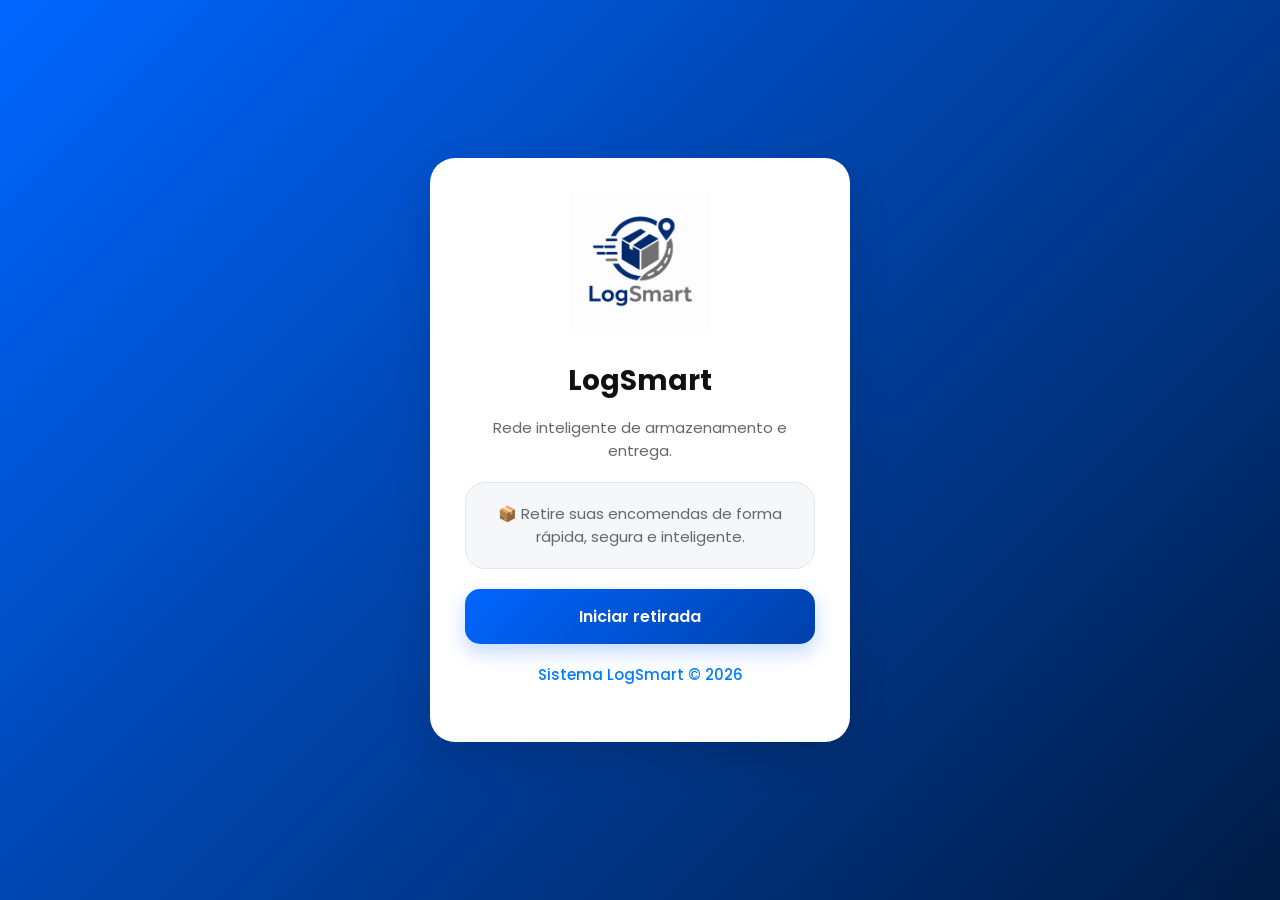
<file: index.html>
<!DOCTYPE html>
<html lang="pt-BR">

<head>

<meta charset="UTF-8">

<meta name="viewport" content="width=device-width, initial-scale=1.0">

<link rel="manifest" href="manifest.json">

<meta name="theme-color" content="#0066ff">

<link rel="icon" href="img/icon-192.png">

<title>LogSmart</title>

<link rel="stylesheet" href="css/style.css">

<link rel="preconnect" href="https://fonts.googleapis.com">

<link rel="preconnect" href="https://fonts.gstatic.com" crossorigin>

<link href="https://fonts.googleapis.com/css2?family=Poppins:wght@300;400;500;600;700&display=swap" rel="stylesheet">

</head>


<body>


<!-- TELA DE ABERTURA -->

<div id="splash-screen">

    <img src="img/icon-512.png" alt="LogSmart">

    <h1>LogSmart</h1>

    <p>Rede inteligente de armazenamento e entrega.</p>

</div>


<!-- CONTEÚDO PRINCIPAL -->

<div class="container">

    <div class="card fade">

        <img src="img/logo.png" class="logo" alt="Logo LogSmart">

        <h1>LogSmart</h1>

        <p>
            Rede inteligente de armazenamento e entrega.
        </p>

        <div class="info-box">

            <p>
                📦 Retire suas encomendas de forma rápida, segura e inteligente.
            </p>

        </div>

        <button onclick="window.location.href='unidades.html'">

            Iniciar retirada

        </button>

        <p class="back">

            Sistema LogSmart © 2026

        </p>

    </div>

</div>


<script src="js/script.js"></script>


<script>

if ("serviceWorker" in navigator) {

    window.addEventListener("load", () => {

        navigator.serviceWorker.register("service-worker.js");

    });

}

</script>


</body>

</html>
</file>
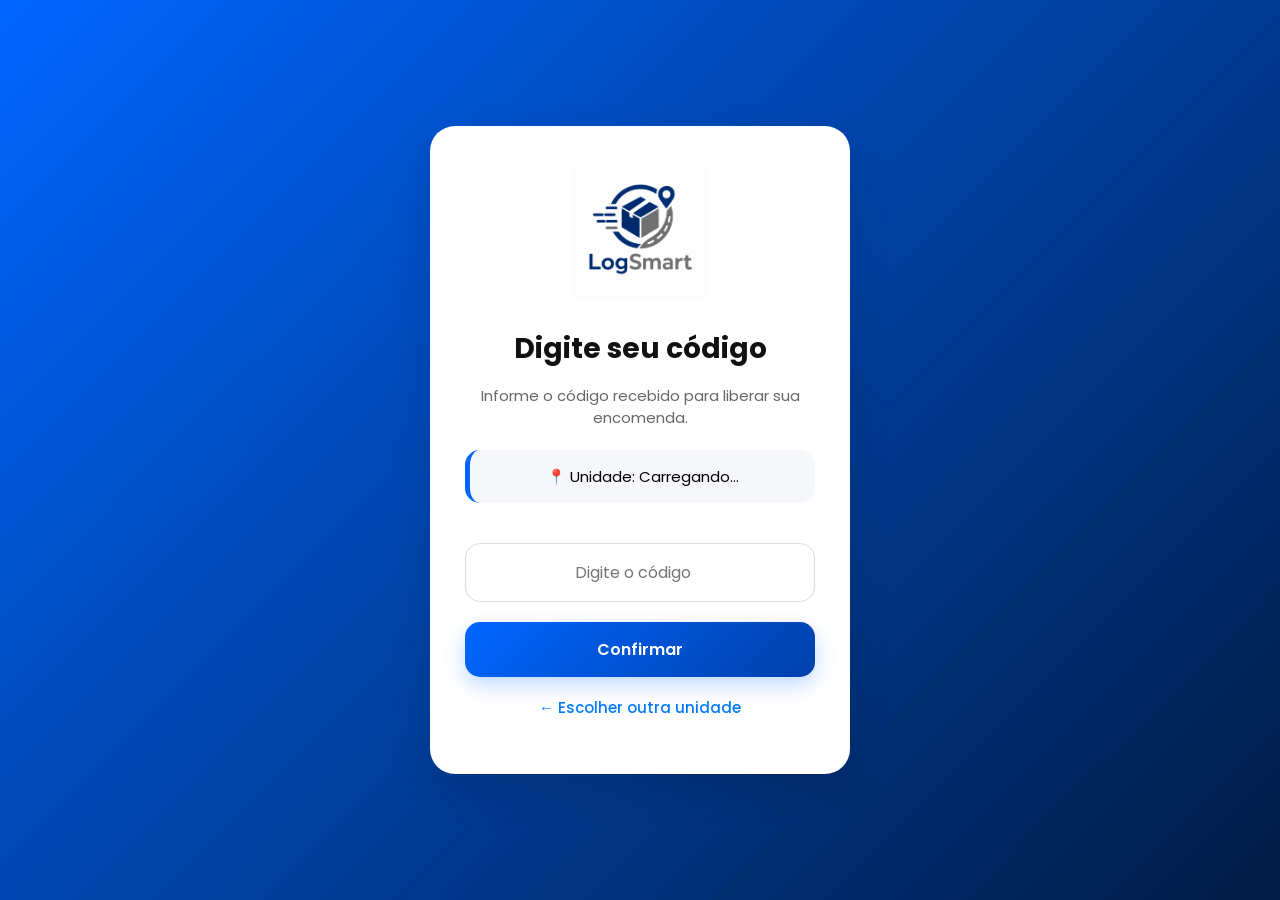
<file: codigo.html>
<!DOCTYPE html>
<html lang="pt-BR">

<head>

<meta charset="UTF-8">

<meta name="viewport" content="width=device-width, initial-scale=1.0">

<title>Código de Retirada - LogSmart</title>

<link rel="stylesheet" href="css/style.css">

<link rel="preconnect" href="https://fonts.googleapis.com">

<link rel="preconnect" href="https://fonts.gstatic.com" crossorigin>

<link href="https://fonts.googleapis.com/css2?family=Poppins:wght@300;400;500;600;700&display=swap" rel="stylesheet">

</head>


<body>


<div class="container">


<div class="card fade">


<img src="img/logo.png" class="logo">


<h1>

Digite seu código

</h1>


<p>

Informe o código recebido para liberar sua encomenda.

</p>


<div class="selected-unit">

📍 Unidade:

<span id="unidadeEscolhida">

Carregando...

</span>

</div>



<input 
type="number"
id="codigo"
placeholder="Digite o código"
>


<button onclick="verificarCodigo()">

Confirmar

</button>



<p class="back" onclick="window.location.href='unidades.html'">

← Escolher outra unidade

</p>


</div>


</div>



<script src="js/script.js"></script>


</body>

</html>
</file>
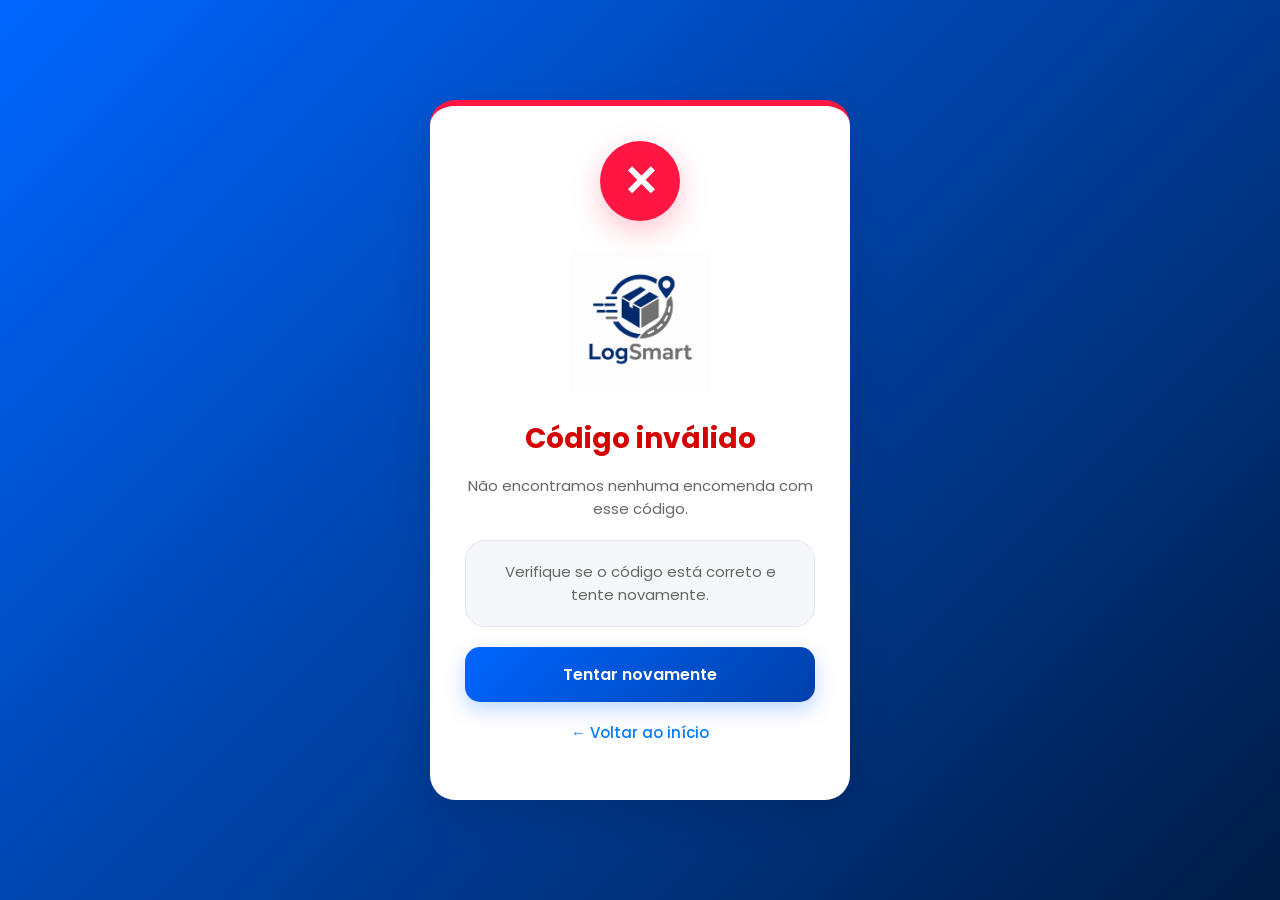
<file: erro.html>
<!DOCTYPE html>
<html lang="pt-BR">

<head>

<meta charset="UTF-8">

<meta name="viewport" content="width=device-width, initial-scale=1.0">

<title>Código Inválido - LogSmart</title>

<link rel="stylesheet" href="css/style.css">

<link rel="preconnect" href="https://fonts.googleapis.com">

<link rel="preconnect" href="https://fonts.gstatic.com" crossorigin>

<link href="https://fonts.googleapis.com/css2?family=Poppins:wght@300;400;500;600;700&display=swap" rel="stylesheet">

</head>


<body>


<div class="container">


<div class="card fade error">


<div class="error-animation">

    <div class="error-icon">

        ✕

    </div>

</div>


<img src="img/logo.png" class="logo">


<h1 class="error-title">

Código inválido

</h1>


<p class="error-subtitle">

Não encontramos nenhuma encomenda com esse código.

</p>



<div class="info-box error-info">


<p>

Verifique se o código está correto e tente novamente.

</p>


</div>



<button class="error-button" onclick="window.location.href='codigo.html'">

Tentar novamente

</button>



<p class="back error-back" onclick="window.location.href='index.html'">

← Voltar ao início

</p>


</div>


</div>


<script src="js/script.js"></script>


</body>

</html>
</file>
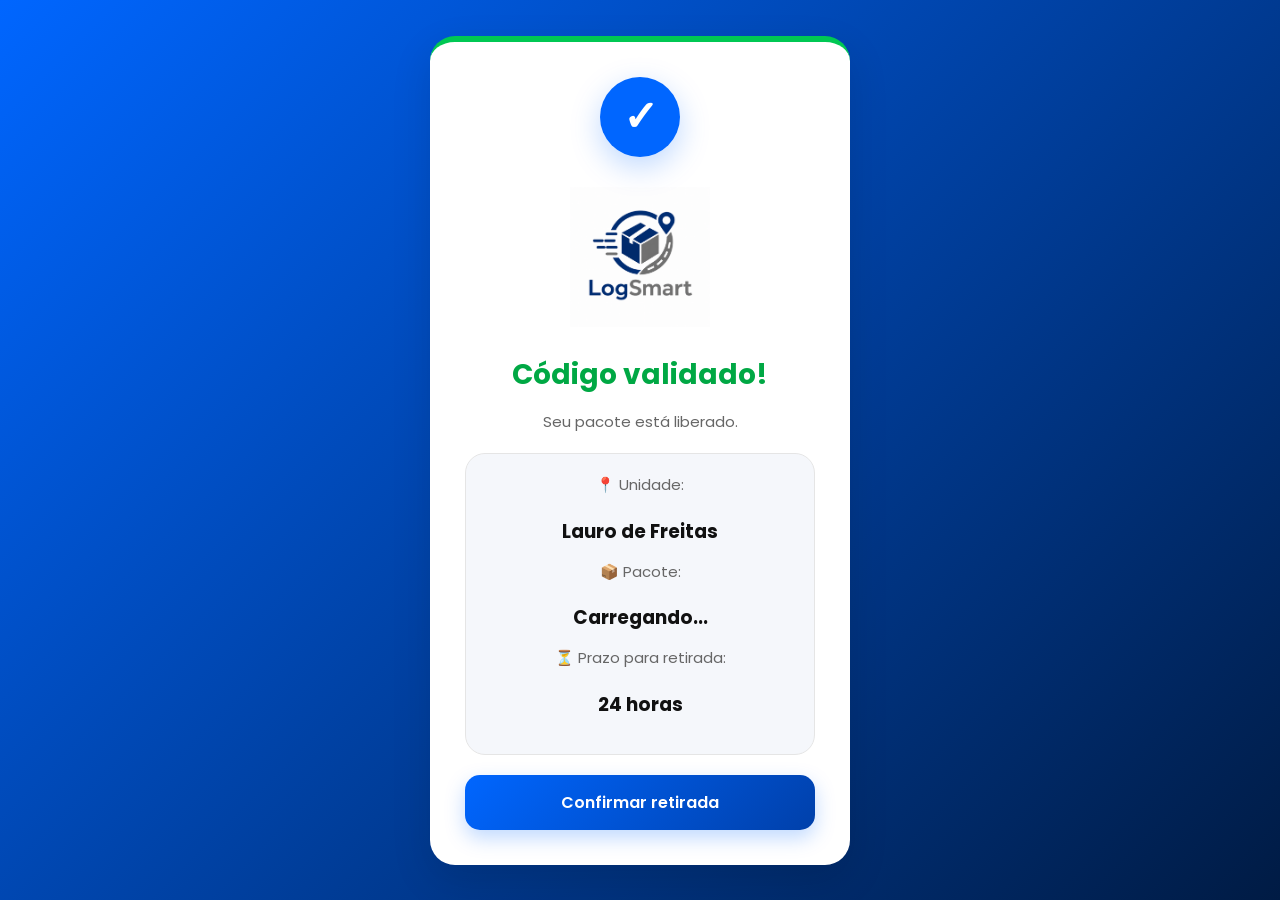
<file: liberado.html>
<!DOCTYPE html>
<html lang="pt-BR">

<head>

<meta charset="UTF-8">

<meta name="viewport" content="width=device-width, initial-scale=1.0">

<title>Pacote Liberado - LogSmart</title>

<link rel="stylesheet" href="css/style.css">

<link rel="preconnect" href="https://fonts.googleapis.com">

<link rel="preconnect" href="https://fonts.gstatic.com" crossorigin>

<link href="https://fonts.googleapis.com/css2?family=Poppins:wght@300;400;500;600;700&display=swap" rel="stylesheet">

</head>


<body>


<div class="container">


<div class="card fade success">


<div class="success-animation">

    <div class="check">

        ✓

    </div>

</div>


<img src="img/logo.png" class="logo">


<h1 class="success-title">

Código validado!

</h1>


<p class="success-subtitle">

Seu pacote está liberado.

</p>



<div class="info-box success-info">


<p>

📍 Unidade:

</p>

<h3 id="unidadeFinal">

Lauro de Freitas

</h3>



<p>

📦 Pacote:

</p>

<h3 id="pacote">

Carregando...

</h3>



<p>

⏳ Prazo para retirada:

</p>

<h3>

24 horas

</h3>


</div>



<button onclick="window.location.href='retirada.html'">

Confirmar retirada

</button>


</div>


</div>


<script src="js/script.js"></script>


</body>

</html>
</file>
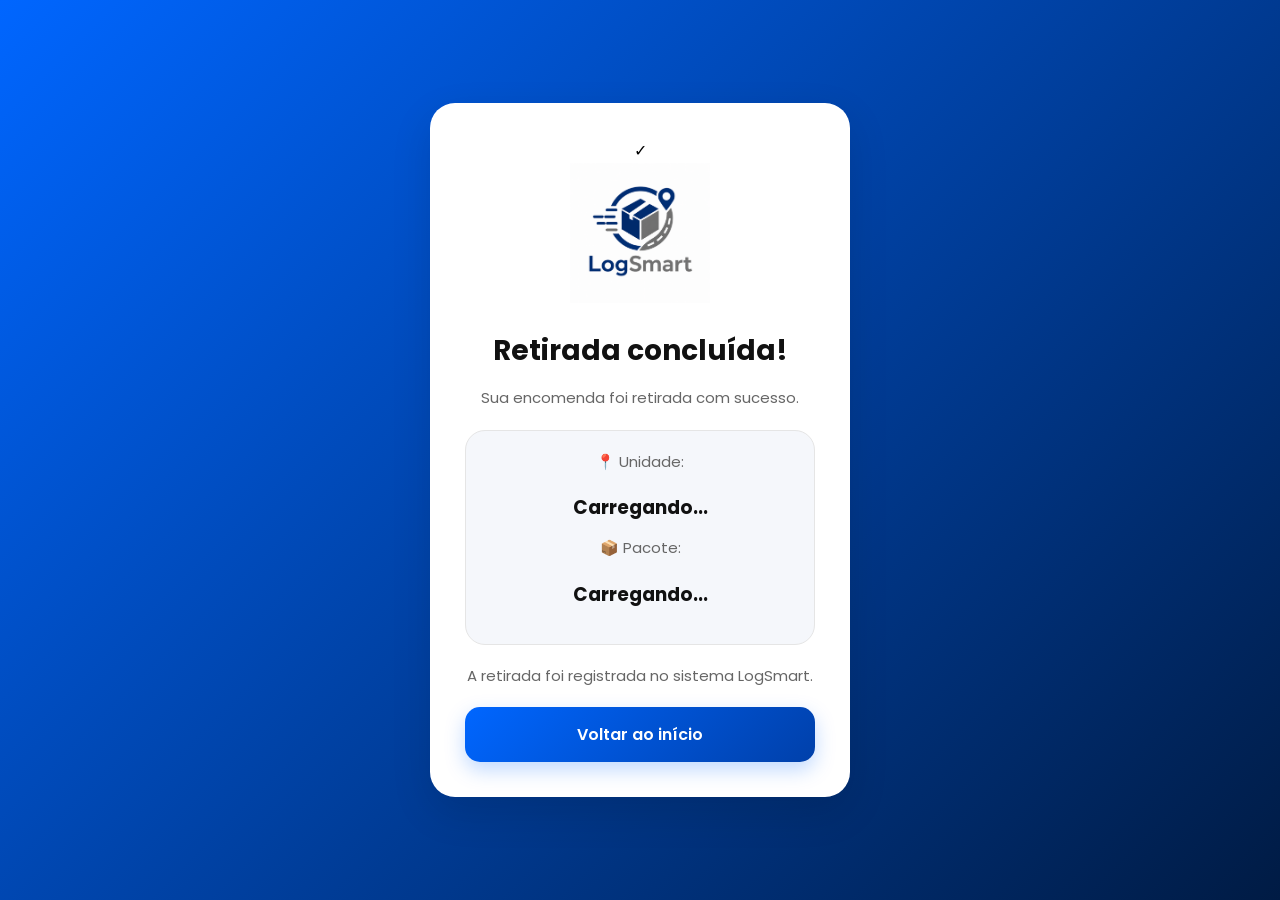
<file: retirada.html>
<!DOCTYPE html>
<html lang="pt-BR">

<head>

<meta charset="UTF-8">

<meta name="viewport" content="width=device-width, initial-scale=1.0">

<title>Retirada Concluída - LogSmart</title>

<link rel="stylesheet" href="css/style.css">

<link rel="preconnect" href="https://fonts.googleapis.com">

<link rel="preconnect" href="https://fonts.gstatic.com" crossorigin>

<link href="https://fonts.googleapis.com/css2?family=Poppins:wght@300;400;500;600;700&display=swap" rel="stylesheet">

</head>


<body>


<div class="container">


<div class="card fade completed">


<div class="completed-animation">

    <div class="completed-icon">

        ✓

    </div>

</div>


<img src="img/logo.png" class="logo">


<h1 class="completed-title">

Retirada concluída!

</h1>


<p class="completed-subtitle">

Sua encomenda foi retirada com sucesso.

</p>



<div class="info-box completed-info">


<p>

📍 Unidade:

</p>

<h3 id="unidadeFinal">

Carregando...

</h3>



<p>

📦 Pacote:

</p>

<h3 id="pacote">

Carregando...

</h3>


</div>



<p class="completed-message">

A retirada foi registrada no sistema LogSmart.

</p>



<button onclick="window.location.href='index.html'">

Voltar ao início

</button>


</div>


</div>


<script src="js/script.js"></script>


</body>

</html>
</file>
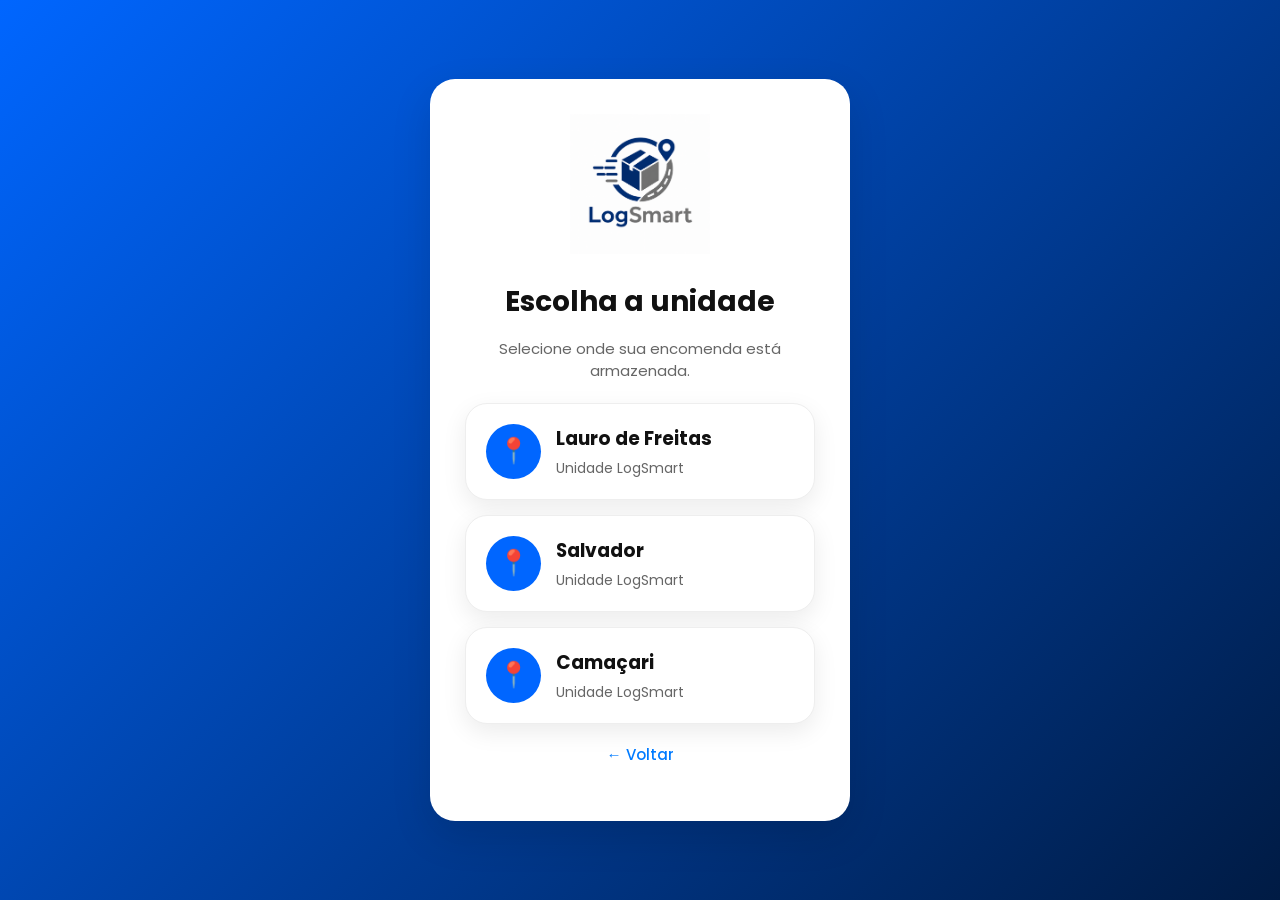
<file: unidades.html>
<!DOCTYPE html>
<html lang="pt-BR">

<head>

<meta charset="UTF-8">

<meta name="viewport" content="width=device-width, initial-scale=1.0">

<title>Escolha sua unidade - LogSmart</title>

<link rel="stylesheet" href="css/style.css">

<link rel="preconnect" href="https://fonts.googleapis.com">

<link rel="preconnect" href="https://fonts.gstatic.com" crossorigin>

<link href="https://fonts.googleapis.com/css2?family=Poppins:wght@300;400;500;600;700&display=swap" rel="stylesheet">

</head>


<body>


<div class="container">


<div class="card fade">


<img src="img/logo.png" class="logo">


<h1>

Escolha a unidade

</h1>


<p>

Selecione onde sua encomenda está armazenada.

</p>



<div class="unit-card" onclick="selecionarUnidade('Lauro de Freitas')">


<div class="unit-icon">

📍

</div>


<div>

<h3>

Lauro de Freitas

</h3>


<p>

Unidade LogSmart

</p>

</div>


</div>





<div class="unit-card" onclick="selecionarUnidade('Salvador')">


<div class="unit-icon">

📍

</div>


<div>

<h3>

Salvador

</h3>


<p>

Unidade LogSmart

</p>

</div>


</div>





<div class="unit-card" onclick="selecionarUnidade('Camaçari')">


<div class="unit-icon">

📍

</div>


<div>

<h3>

Camaçari

</h3>


<p>

Unidade LogSmart

</p>

</div>


</div>



<p class="back" onclick="window.location.href='index.html'">

← Voltar

</p>



</div>


</div>


<script src="js/script.js"></script>


</body>

</html>
</file>
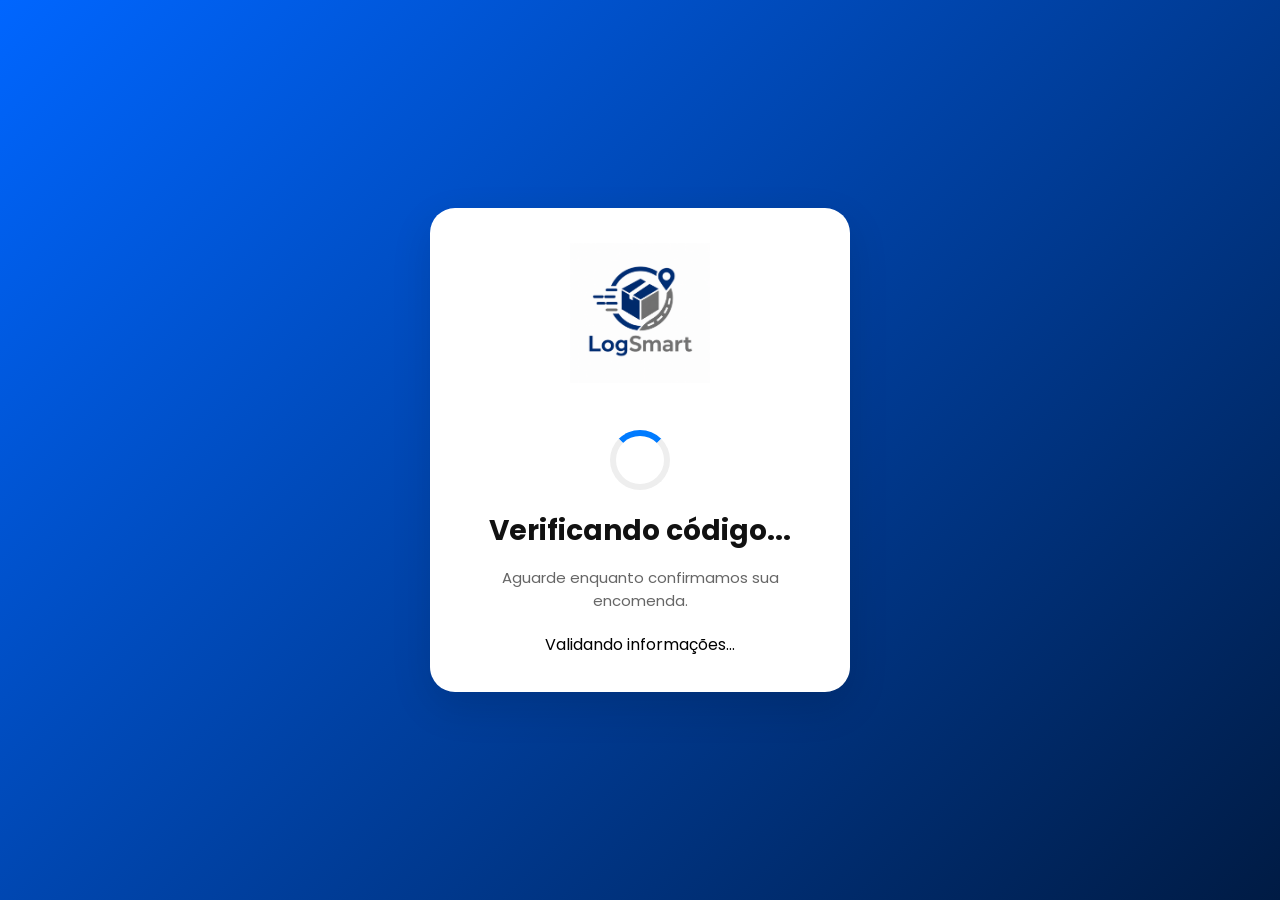
<file: verificando.html>
<!DOCTYPE html>
<html lang="pt-BR">

<head>

<meta charset="UTF-8">

<meta name="viewport" content="width=device-width, initial-scale=1.0">

<title>Verificando - LogSmart</title>

<link rel="stylesheet" href="css/style.css">

<link rel="preconnect" href="https://fonts.googleapis.com">

<link rel="preconnect" href="https://fonts.gstatic.com" crossorigin>

<link href="https://fonts.googleapis.com/css2?family=Poppins:wght@300;400;500;600;700&display=swap" rel="stylesheet">

</head>


<body>


<div class="container">


<div class="card fade verifying-card">


<img src="img/logo.png" class="logo">


<div class="verification-animation">

    <div class="loader"></div>

</div>


<h1 class="verifying-title">

Verificando código...

</h1>


<p class="verifying-text">

Aguarde enquanto confirmamos sua encomenda.

</p>


<div class="verification-status">

    <span class="status-dot"></span>

    Validando informações...

</div>


</div>


</div>


<script src="js/script.js"></script>


</body>

</html>
</file>
<file: css/style.css>
* {
    margin: 0;
    padding: 0;
    box-sizing: border-box;
    font-family: 'Poppins', sans-serif;
}


body {

    min-height: 100vh;
    background: #f5f6fa;

    display: flex;
    justify-content: center;
    align-items: center;

}


.background {

    position: fixed;
    width: 100%;
    height: 100%;

    background: linear-gradient(
        135deg,
        #007bff,
        #001f54
    );

    z-index: -1;

}



.container {

    width: 100%;
    padding: 20px;

    display: flex;
    justify-content: center;

}



.card {

    width: 100%;
    max-width: 420px;

    background: white;

    padding: 35px;

    border-radius: 25px;

    text-align: center;

    box-shadow:
    0 15px 40px rgba(0,0,0,0.12);

}



.logo {

    width: 120px;

    margin-bottom: 20px;

}



h1 {

    font-size: 28px;

    color: #111;

    margin-bottom: 15px;

}



p {

    color: #666;

    font-size: 15px;

    line-height: 1.5;

    margin-bottom: 20px;

}



button {

    width: 100%;

    padding: 15px;

    border: none;

    border-radius: 15px;

    background: #007bff;

    color: white;

    font-size: 16px;

    font-weight: 600;

    cursor: pointer;

    transition: 0.3s;

}



button:hover {

    transform: translateY(-3px);

    opacity: 0.9;

}



.fade {

    animation: aparecer 0.6s ease;

}



@keyframes aparecer {

    from {

        opacity: 0;

        transform: translateY(20px);

    }


    to {

        opacity: 1;

        transform: translateY(0);

    }

}

/* CARTÕES DE UNIDADES */

.unit-card {

    display: flex;
    align-items: center;
    gap: 15px;

    width: 100%;

    padding: 18px;

    margin: 15px 0;

    background: #f8f9fc;

    border-radius: 18px;

    cursor: pointer;

    text-align: left;

    transition: 0.3s;

    border: 1px solid #eee;

}


.unit-card:hover {

    transform: translateY(-4px);

    background: #eef5ff;

}



.unit-card h3 {

    color: #111;

    margin-bottom: 5px;

}



.unit-card p {

    margin: 0;

    font-size: 13px;

}



/* CAMPO DE CÓDIGO */


input {

    width: 100%;

    padding: 16px;

    margin: 20px 0;

    border-radius: 15px;

    border: 1px solid #ddd;

    outline: none;

    font-size: 16px;

    text-align: center;

}



input:focus {

    border-color: #007bff;

}



/* UNIDADE ESCOLHIDA */


.selected-unit {

    background: #f5f7fb;

    padding: 15px;

    border-radius: 15px;

    margin: 20px 0;

    font-size: 15px;

}



/* CAIXA DE INFORMAÇÕES */


.info-box {

    background: #f5f7fb;

    border-radius: 20px;

    padding: 20px;

    margin: 20px 0;

}


.info-box h3 {

    margin-bottom: 15px;

    color: #111;

}



/* SUCESSO */


.check {

    width: 70px;

    height: 70px;

    margin: 0 auto 20px;

    border-radius: 50%;

    background: #00c853;

    color: white;

    font-size: 40px;

    display: flex;

    justify-content: center;

    align-items: center;

}



/* ERRO */


.error-icon {

    width: 70px;

    height: 70px;

    margin: 0 auto 20px;

    border-radius: 50%;

    background: #ff1744;

    color: white;

    font-size: 40px;

    display: flex;

    justify-content: center;

    align-items: center;

}



/* LINK DE VOLTAR */


.back {

    margin-top: 20px;

    cursor: pointer;

    color: #007bff;

    font-weight: 500;

}



/* CELULAR */


@media(max-width: 500px) {


.card {

    padding: 25px;

}


h1 {

    font-size: 24px;

}


}

/* CARREGAMENTO */

.loader {

    width: 60px;

    height: 60px;

    border: 6px solid #eee;

    border-top: 6px solid #007bff;

    border-radius: 50%;

    margin: 20px auto;

    animation: girar 1s linear infinite;

}


@keyframes girar {

    from {

        transform: rotate(0deg);

    }


    to {

        transform: rotate(360deg);

    }

}

/* IDENTIDADE LOGSMART */


body {

    background: linear-gradient(
        135deg,
        #0066ff,
        #001b44
    );

}



.card {

    backdrop-filter: blur(10px);

}



.logo {

    width: 140px;

    height: auto;

    object-fit: contain;

}



button {

    background: linear-gradient(
        135deg,
        #0066ff,
        #0040aa
    );

    box-shadow:

    0 8px 20px rgba(0,102,255,0.25);

}



button:active {

    transform: scale(0.96);

}



/* TÍTULOS */

h1 {

    font-weight: 700;

}



/* CAIXAS DE INFORMAÇÃO */

.info-box {

    border: 1px solid #e5e5e5;

}



.selected-unit {

    border-left: 5px solid #0066ff;

}

/* CARDS DE UNIDADE - NOVO VISUAL */


.unit-card {

    background: white;

    border-radius: 22px;

    padding: 20px;

    margin: 15px 0;

    display: flex;

    align-items: center;

    gap: 15px;

    cursor: pointer;

    transition: 0.3s;

    box-shadow:

    0 8px 25px rgba(0,0,0,0.08);

}



.unit-card:hover {

    transform: translateY(-6px);

    box-shadow:

    0 15px 35px rgba(0,0,0,0.15);

}



.unit-icon {

    width: 55px;

    height: 55px;

    border-radius: 50%;

    background: #0066ff;

    color: white;

    display: flex;

    justify-content: center;

    align-items: center;

    font-size: 25px;

}



.unit-card h3 {

    margin: 0;

    color: #111;

}



.unit-card p {

    margin: 5px 0 0;

    color: #666;

    font-size: 14px;

}

/* ACABAMENTO DAS TELAS FINAIS */


.success {

    border-top: 6px solid #00c853;

}



.error {

    border-top: 6px solid #ff1744;

}



.success h1 {

    color: #00a844;

}



.error h1 {

    color: #d50000;

}



.info-box p:last-child {

    margin-bottom: 0;

}



/* EFEITO DE ENTRADA */

.card {

    animation: subir 0.5s ease;

}



@keyframes subir {


    from {

        opacity: 0;

        transform: translateY(30px);

    }


    to {

        opacity: 1;

        transform: translateY(0);

    }

}

/* ============================= */
/* TELA DE ABERTURA DO APP */
/* ============================= */

#splash-screen {

    position: fixed;

    top: 0;
    left: 0;

    width: 100%;
    height: 100%;

    background: #001b44;

    display: flex;

    flex-direction: column;

    align-items: center;

    justify-content: center;

    z-index: 9999;

    animation: splashFadeOut 1s ease 2.5s forwards;

}


#splash-screen img {

    width: 140px;

    height: 140px;

    object-fit: contain;

    animation: splashLogo 1.2s ease;

}


#splash-screen h1 {

    margin-top: 20px;

    margin-bottom: 5px;

    color: white;

    font-size: 32px;

    font-weight: 600;

}


#splash-screen p {

    color: rgba(255, 255, 255, 0.8);

    font-size: 14px;

    text-align: center;

    margin: 0 20px;

}


@keyframes splashLogo {

    0% {

        opacity: 0;

        transform: scale(0.7);

    }

    100% {

        opacity: 1;

        transform: scale(1);

    }

}


@keyframes splashFadeOut {

    0% {

        opacity: 1;

        visibility: visible;

    }

    100% {

        opacity: 0;

        visibility: hidden;

    }

}

/* ============================= */
/* ANIMAÇÃO DE PACOTE LIBERADO */
/* ============================= */

.success-animation {

    display: flex;

    justify-content: center;

    align-items: center;

    margin-bottom: 10px;

}


.success-animation .check {

    width: 80px;

    height: 80px;

    border-radius: 50%;

    background: #0066ff;

    color: white;

    display: flex;

    justify-content: center;

    align-items: center;

    font-size: 42px;

    font-weight: 600;

    box-shadow: 0 10px 30px rgba(0, 102, 255, 0.25);

    animation: checkAppear 0.6s ease-out forwards;

}


.success-title {

    animation: contentAppear 0.6s ease-out 0.25s both;

}


.success-subtitle {

    animation: contentAppear 0.6s ease-out 0.4s both;

}


.success-info {

    animation: contentAppear 0.7s ease-out 0.55s both;

}


.success button {

    animation: contentAppear 0.7s ease-out 0.7s both;

}


@keyframes checkAppear {

    0% {

        opacity: 0;

        transform: scale(0.3);

    }

    60% {

        opacity: 1;

        transform: scale(1.15);

    }

    100% {

        opacity: 1;

        transform: scale(1);

    }

}


@keyframes contentAppear {

    0% {

        opacity: 0;

        transform: translateY(15px);

    }

    100% {

        opacity: 1;

        transform: translateY(0);

    }

}

/* ============================= */
/* ANIMAÇÃO DE ERRO */
/* ============================= */

.error-animation {

    display: flex;

    justify-content: center;

    align-items: center;

    margin-bottom: 10px;

}


.error-animation .error-icon {

    width: 80px;

    height: 80px;

    border-radius: 50%;

    background: #ff1744;

    color: white;

    display: flex;

    justify-content: center;

    align-items: center;

    font-size: 42px;

    font-weight: 600;

    box-shadow: 0 10px 30px rgba(255, 23, 68, 0.25);

    animation: errorAppear 0.6s ease-out forwards;

}


.error-title {

    animation: errorContentAppear 0.6s ease-out 0.25s both;

}


.error-subtitle {

    animation: errorContentAppear 0.6s ease-out 0.4s both;

}


.error-info {

    animation: errorContentAppear 0.7s ease-out 0.55s both;

}


.error-button {

    animation: errorContentAppear 0.7s ease-out 0.7s both;

}


.error-back {

    animation: errorContentAppear 0.7s ease-out 0.85s both;

}


@keyframes errorAppear {

    0% {

        opacity: 0;

        transform: scale(0.3);

    }

    60% {

        opacity: 1;

        transform: scale(1.15);

    }

    100% {

        opacity: 1;

        transform: scale(1);

    }

}


@keyframes errorContentAppear {

    0% {

        opacity: 0;

        transform: translateY(15px);

    }

    100% {

        opacity: 1;

        transform: translateY(0);

    }

}
</file>
